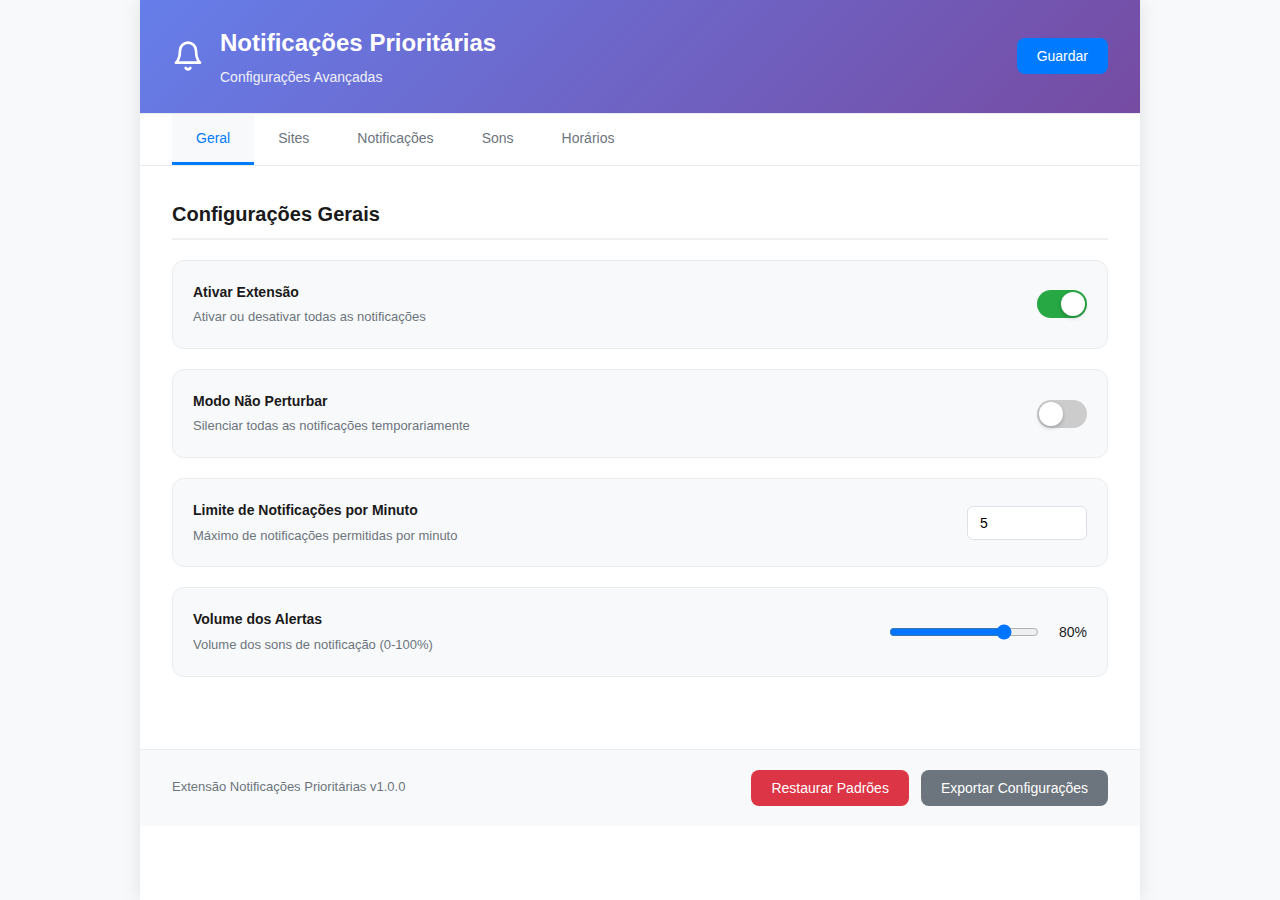
<file: chrome-priority-notifications/options.html>
<!DOCTYPE html>
<html lang="pt">
<head>
    <meta charset="UTF-8">
    <meta name="viewport" content="width=device-width, initial-scale=1.0">
    <title>Configurações - Notificações Prioritárias</title>
    <link rel="stylesheet" href="options.css">
</head>
<body>
    <div class="container">
        <!-- Cabeçalho -->
        <header class="header">
            <div class="header-content">
                <div class="logo">
                    <svg width="32" height="32" viewBox="0 0 24 24" fill="none" xmlns="http://www.w3.org/2000/svg">
                        <path d="M18 8A6 6 0 0 0 6 8c0 7-3 9-3 9h18s-3-2-3-9" stroke="currentColor" stroke-width="2" stroke-linecap="round" stroke-linejoin="round"/>
                        <path d="M13.73 21a2 2 0 0 1-3.46 0" stroke="currentColor" stroke-width="2" stroke-linecap="round" stroke-linejoin="round"/>
                    </svg>
                    <div>
                        <h1>Notificações Prioritárias</h1>
                        <p>Configurações Avançadas</p>
                    </div>
                </div>
                <div class="header-actions">
                    <button id="saveBtn" class="btn-primary">Guardar</button>
                </div>
            </div>
        </header>

        <!-- Navegação -->
        <nav class="nav-tabs">
            <button class="nav-tab active" data-tab="general">Geral</button>
            <button class="nav-tab" data-tab="sites">Sites</button>
            <button class="nav-tab" data-tab="notifications">Notificações</button>
            <button class="nav-tab" data-tab="sounds">Sons</button>
            <button class="nav-tab" data-tab="schedule">Horários</button>
        </nav>

        <!-- Conteúdo das abas -->
        <main class="main-content">
            <!-- Aba Geral -->
            <div class="tab-content active" id="general">
                <div class="section">
                    <h2>Configurações Gerais</h2>
                    
                    <div class="setting-group">
                        <div class="setting-item">
                            <div class="setting-info">
                                <label>Ativar Extensão</label>
                                <p>Ativar ou desativar todas as notificações</p>
                            </div>
                            <div class="setting-control">
                                <input type="checkbox" id="enabledToggle" class="toggle-input">
                                <label for="enabledToggle" class="toggle-label">
                                    <span class="toggle-slider"></span>
                                </label>
                            </div>
                        </div>

                        <div class="setting-item">
                            <div class="setting-info">
                                <label>Modo Não Perturbar</label>
                                <p>Silenciar todas as notificações temporariamente</p>
                            </div>
                            <div class="setting-control">
                                <input type="checkbox" id="dndToggle" class="toggle-input">
                                <label for="dndToggle" class="toggle-label">
                                    <span class="toggle-slider"></span>
                                </label>
                            </div>
                        </div>

                        <div class="setting-item">
                            <div class="setting-info">
                                <label for="maxNotifications">Limite de Notificações por Minuto</label>
                                <p>Máximo de notificações permitidas por minuto</p>
                            </div>
                            <div class="setting-control">
                                <input type="number" id="maxNotifications" min="1" max="20" value="5">
                            </div>
                        </div>

                        <div class="setting-item">
                            <div class="setting-info">
                                <label for="volume">Volume dos Alertas</label>
                                <p>Volume dos sons de notificação (0-100%)</p>
                            </div>
                            <div class="setting-control">
                                <input type="range" id="volume" min="0" max="100" value="80">
                                <span id="volumeValue">80%</span>
                            </div>
                        </div>
                    </div>
                </div>
            </div>

            <!-- Aba Sites -->
            <div class="tab-content" id="sites">
                <div class="section">
                    <div class="section-header">
                        <h2>Gestão de Sites</h2>
                        <button id="addSiteBtn" class="btn-secondary">Adicionar Site</button>
                    </div>
                    
                    <div class="sites-grid" id="sitesGrid">
                        <!-- Sites serão carregados dinamicamente -->
                    </div>
                </div>
            </div>

            <!-- Aba Notificações -->
            <div class="tab-content" id="notifications">
                <div class="section">
                    <h2>Configurações de Notificação</h2>
                    
                    <div class="setting-group">
                        <div class="setting-item">
                            <div class="setting-info">
                                <label>Notificações Persistentes</label>
                                <p>Manter notificações de alta prioridade na tela até serem fechadas</p>
                            </div>
                            <div class="setting-control">
                                <input type="checkbox" id="persistentNotifications" class="toggle-input">
                                <label for="persistentNotifications" class="toggle-label">
                                    <span class="toggle-slider"></span>
                                </label>
                            </div>
                        </div>

                        <div class="setting-item">
                            <div class="setting-info">
                                <label for="notificationDuration">Duração das Notificações</label>
                                <p>Tempo em segundos antes da notificação desaparecer automaticamente</p>
                            </div>
                            <div class="setting-control">
                                <input type="number" id="notificationDuration" min="3" max="30" value="8">
                            </div>
                        </div>

                        <div class="setting-item">
                            <div class="setting-info">
                                <label>Mostrar Contador de Mensagens</label>
                                <p>Exibir número de mensagens não lidas no ícone da extensão</p>
                            </div>
                            <div class="setting-control">
                                <input type="checkbox" id="showBadge" class="toggle-input">
                                <label for="showBadge" class="toggle-label">
                                    <span class="toggle-slider"></span>
                                </label>
                            </div>
                        </div>
                    </div>
                </div>
            </div>

            <!-- Aba Sons -->
            <div class="tab-content" id="sounds">
                <div class="section">
                    <h2>Configurações de Som</h2>
                    
                    <div class="sound-settings">
                        <div class="sound-item">
                            <div class="sound-info">
                                <h3>Som Padrão</h3>
                                <p>Som usado para notificações normais</p>
                            </div>
                            <div class="sound-controls">
                                <select id="defaultSound">
                                    <option value="notification.mp3">Notificação Padrão</option>
                                    <option value="priority-high.mp3">Prioridade Alta</option>
                                    <option value="priority-low.mp3">Prioridade Baixa</option>
                                </select>
                                <button class="btn-test" data-sound="notification.mp3">Testar</button>
                            </div>
                        </div>

                        <div class="sound-item">
                            <div class="sound-info">
                                <h3>Som de Alta Prioridade</h3>
                                <p>Som usado para notificações importantes</p>
                            </div>
                            <div class="sound-controls">
                                <select id="highPrioritySound">
                                    <option value="priority-high.mp3">Prioridade Alta</option>
                                    <option value="notification.mp3">Notificação Padrão</option>
                                    <option value="priority-low.mp3">Prioridade Baixa</option>
                                </select>
                                <button class="btn-test" data-sound="priority-high.mp3">Testar</button>
                            </div>
                        </div>

                        <div class="sound-item">
                            <div class="sound-info">
                                <h3>Som de Baixa Prioridade</h3>
                                <p>Som usado para notificações menos importantes</p>
                            </div>
                            <div class="sound-controls">
                                <select id="lowPrioritySound">
                                    <option value="priority-low.mp3">Prioridade Baixa</option>
                                    <option value="notification.mp3">Notificação Padrão</option>
                                    <option value="priority-high.mp3">Prioridade Alta</option>
                                </select>
                                <button class="btn-test" data-sound="priority-low.mp3">Testar</button>
                            </div>
                        </div>
                    </div>
                </div>
            </div>

            <!-- Aba Horários -->
            <div class="tab-content" id="schedule">
                <div class="section">
                    <h2>Horários de Funcionamento</h2>
                    
                    <div class="setting-group">
                        <div class="setting-item">
                            <div class="setting-info">
                                <label>Modo Não Perturbar Automático</label>
                                <p>Ativar automaticamente o modo silencioso em horários específicos</p>
                            </div>
                            <div class="setting-control">
                                <input type="checkbox" id="autoDoNotDisturb" class="toggle-input">
                                <label for="autoDoNotDisturb" class="toggle-label">
                                    <span class="toggle-slider"></span>
                                </label>
                            </div>
                        </div>

                        <div class="time-settings" id="timeSettings">
                            <div class="time-item">
                                <label for="dndStartTime">Início</label>
                                <input type="time" id="dndStartTime" value="22:00">
                            </div>
                            <div class="time-item">
                                <label for="dndEndTime">Fim</label>
                                <input type="time" id="dndEndTime" value="08:00">
                            </div>
                        </div>

                        <div class="days-settings">
                            <label>Dias da Semana</label>
                            <div class="days-grid">
                                <label class="day-item">
                                    <input type="checkbox" id="monday" checked>
                                    <span>Seg</span>
                                </label>
                                <label class="day-item">
                                    <input type="checkbox" id="tuesday" checked>
                                    <span>Ter</span>
                                </label>
                                <label class="day-item">
                                    <input type="checkbox" id="wednesday" checked>
                                    <span>Qua</span>
                                </label>
                                <label class="day-item">
                                    <input type="checkbox" id="thursday" checked>
                                    <span>Qui</span>
                                </label>
                                <label class="day-item">
                                    <input type="checkbox" id="friday" checked>
                                    <span>Sex</span>
                                </label>
                                <label class="day-item">
                                    <input type="checkbox" id="saturday">
                                    <span>Sáb</span>
                                </label>
                                <label class="day-item">
                                    <input type="checkbox" id="sunday">
                                    <span>Dom</span>
                                </label>
                            </div>
                        </div>
                    </div>
                </div>
            </div>
        </main>

        <!-- Rodapé -->
        <footer class="footer">
            <div class="footer-content">
                <p>Extensão Notificações Prioritárias v1.0.0</p>
                <div class="footer-actions">
                    <button id="resetBtn" class="btn-danger">Restaurar Padrões</button>
                    <button id="exportBtn" class="btn-secondary">Exportar Configurações</button>
                </div>
            </div>
        </footer>
    </div>

    <!-- Modal para Adicionar/Editar Site -->
    <div class="modal" id="siteModal">
        <div class="modal-content">
            <div class="modal-header">
                <h3 id="modalTitle">Adicionar Site</h3>
                <button class="close-btn" id="closeModalBtn">
                    <svg width="16" height="16" viewBox="0 0 24 24" fill="none" xmlns="http://www.w3.org/2000/svg">
                        <line x1="18" y1="6" x2="6" y2="18" stroke="currentColor" stroke-width="2"/>
                        <line x1="6" y1="6" x2="18" y2="18" stroke="currentColor" stroke-width="2"/>
                    </svg>
                </button>
            </div>
            <div class="modal-body">
                <div class="form-group">
                    <label for="modalSiteName">Nome do Site</label>
                    <input type="text" id="modalSiteName" placeholder="Ex: WhatsApp Web">
                </div>
                <div class="form-group">
                    <label for="modalSiteUrl">URL do Site</label>
                    <input type="url" id="modalSiteUrl" placeholder="https://web.whatsapp.com">
                </div>
                <div class="form-group">
                    <label for="modalSitePriority">Prioridade</label>
                    <select id="modalSitePriority">
                        <option value="high">Alta</option>
                        <option value="medium" selected>Média</option>
                        <option value="low">Baixa</option>
                    </select>
                </div>
                <div class="form-group">
                    <label for="modalSiteSound">Som de Notificação</label>
                    <select id="modalSiteSound">
                        <option value="notification.mp3">Notificação Padrão</option>
                        <option value="priority-high.mp3">Prioridade Alta</option>
                        <option value="priority-low.mp3">Prioridade Baixa</option>
                    </select>
                </div>
                <div class="form-group">
                    <label for="modalSiteKeywords">Palavras-chave (opcional)</label>
                    <input type="text" id="modalSiteKeywords" placeholder="urgente, importante (separadas por vírgula)">
                    <small>Apenas notificar quando a mensagem contiver estas palavras</small>
                </div>
            </div>
            <div class="modal-footer">
                <button class="btn-secondary" id="modalCancelBtn">Cancelar</button>
                <button class="btn-danger" id="modalDeleteBtn" style="display: none;">Eliminar</button>
                <button class="btn-primary" id="modalSaveBtn">Guardar</button>
            </div>
        </div>
    </div>

    <script src="options.js"></script>
</body>
</html>
</file>
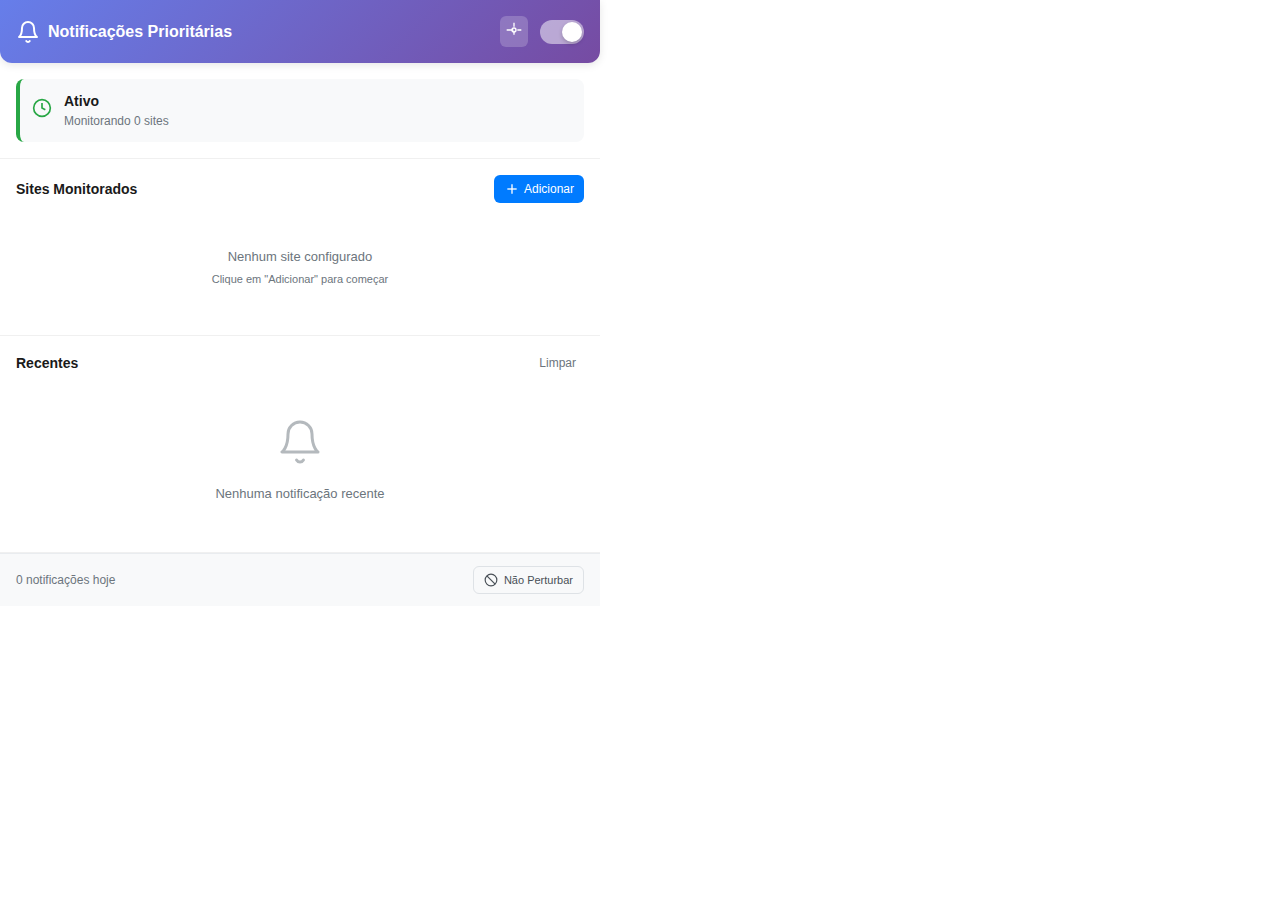
<file: chrome-priority-notifications/popup.html>
<!DOCTYPE html>
<html lang="pt">
<head>
    <meta charset="UTF-8">
    <meta name="viewport" content="width=device-width, initial-scale=1.0">
    <title>Notificações Prioritárias</title>
    <link rel="stylesheet" href="popup.css">
</head>
<body>
    <div class="container">
        <!-- Cabeçalho -->
        <header class="header">
            <div class="header-content">
                <div class="logo">
                    <svg width="24" height="24" viewBox="0 0 24 24" fill="none" xmlns="http://www.w3.org/2000/svg">
                        <path d="M18 8A6 6 0 0 0 6 8c0 7-3 9-3 9h18s-3-2-3-9" stroke="currentColor" stroke-width="2" stroke-linecap="round" stroke-linejoin="round"/>
                        <path d="M13.73 21a2 2 0 0 1-3.46 0" stroke="currentColor" stroke-width="2" stroke-linecap="round" stroke-linejoin="round"/>
                    </svg>
                    <h1>Notificações Prioritárias</h1>
                </div>
                <div class="header-controls">
                    <button id="settingsBtn" class="icon-btn" title="Configurações">
                        <svg width="16" height="16" viewBox="0 0 24 24" fill="none" xmlns="http://www.w3.org/2000/svg">
                            <circle cx="12" cy="12" r="3" stroke="currentColor" stroke-width="2"/>
                            <path d="M12 1v6m0 6v6m11-7h-6m-6 0H1" stroke="currentColor" stroke-width="2"/>
                        </svg>
                    </button>
                    <div class="toggle-container">
                        <input type="checkbox" id="masterToggle" class="toggle-input">
                        <label for="masterToggle" class="toggle-label">
                            <span class="toggle-slider"></span>
                        </label>
                    </div>
                </div>
            </div>
        </header>

        <!-- Estado Global -->
        <div class="status-section">
            <div class="status-card" id="statusCard">
                <div class="status-icon">
                    <svg width="20" height="20" viewBox="0 0 24 24" fill="none" xmlns="http://www.w3.org/2000/svg">
                        <circle cx="12" cy="12" r="10" stroke="currentColor" stroke-width="2"/>
                        <polyline points="12,6 12,12 16,14" stroke="currentColor" stroke-width="2"/>
                    </svg>
                </div>
                <div class="status-info">
                    <span class="status-text" id="statusText">Ativo</span>
                    <span class="status-detail" id="statusDetail">Monitorando 4 sites</span>
                </div>
            </div>
        </div>

        <!-- Lista de Sites -->
        <div class="sites-section">
            <div class="section-header">
                <h2>Sites Monitorados</h2>
                <button id="addSiteBtn" class="add-btn">
                    <svg width="16" height="16" viewBox="0 0 24 24" fill="none" xmlns="http://www.w3.org/2000/svg">
                        <line x1="12" y1="5" x2="12" y2="19" stroke="currentColor" stroke-width="2"/>
                        <line x1="5" y1="12" x2="19" y2="12" stroke="currentColor" stroke-width="2"/>
                    </svg>
                    Adicionar
                </button>
            </div>
            
            <div class="sites-list" id="sitesList">
                <!-- Sites serão carregados dinamicamente -->
            </div>
        </div>

        <!-- Notificações Recentes -->
        <div class="notifications-section">
            <div class="section-header">
                <h2>Recentes</h2>
                <button id="clearNotificationsBtn" class="clear-btn">Limpar</button>
            </div>
            
            <div class="notifications-list" id="notificationsList">
                <div class="empty-state">
                    <svg width="48" height="48" viewBox="0 0 24 24" fill="none" xmlns="http://www.w3.org/2000/svg">
                        <path d="M18 8A6 6 0 0 0 6 8c0 7-3 9-3 9h18s-3-2-3-9" stroke="currentColor" stroke-width="1.5" stroke-linecap="round" stroke-linejoin="round"/>
                        <path d="M13.73 21a2 2 0 0 1-3.46 0" stroke="currentColor" stroke-width="1.5" stroke-linecap="round" stroke-linejoin="round"/>
                    </svg>
                    <p>Nenhuma notificação recente</p>
                </div>
            </div>
        </div>

        <!-- Rodapé -->
        <footer class="footer">
            <div class="footer-stats">
                <span id="totalNotifications">0 notificações hoje</span>
            </div>
            <div class="footer-actions">
                <button id="doNotDisturbBtn" class="dnd-btn">
                    <svg width="14" height="14" viewBox="0 0 24 24" fill="none" xmlns="http://www.w3.org/2000/svg">
                        <circle cx="12" cy="12" r="10" stroke="currentColor" stroke-width="2"/>
                        <line x1="4.93" y1="4.93" x2="19.07" y2="19.07" stroke="currentColor" stroke-width="2"/>
                    </svg>
                    Não Perturbar
                </button>
            </div>
        </footer>
    </div>

    <!-- Modal para Adicionar Site -->
    <div class="modal" id="addSiteModal">
        <div class="modal-content">
            <div class="modal-header">
                <h3>Adicionar Site</h3>
                <button class="close-btn" id="closeModalBtn">
                    <svg width="16" height="16" viewBox="0 0 24 24" fill="none" xmlns="http://www.w3.org/2000/svg">
                        <line x1="18" y1="6" x2="6" y2="18" stroke="currentColor" stroke-width="2"/>
                        <line x1="6" y1="6" x2="18" y2="18" stroke="currentColor" stroke-width="2"/>
                    </svg>
                </button>
            </div>
            <div class="modal-body">
                <div class="form-group">
                    <label for="siteName">Nome do Site</label>
                    <input type="text" id="siteName" placeholder="Ex: WhatsApp Web">
                </div>
                <div class="form-group">
                    <label for="siteUrl">URL do Site</label>
                    <input type="url" id="siteUrl" placeholder="https://web.whatsapp.com">
                </div>
                <div class="form-group">
                    <label for="sitePriority">Prioridade</label>
                    <select id="sitePriority">
                        <option value="high">Alta</option>
                        <option value="medium" selected>Média</option>
                        <option value="low">Baixa</option>
                    </select>
                </div>
            </div>
            <div class="modal-footer">
                <button class="btn-secondary" id="cancelBtn">Cancelar</button>
                <button class="btn-primary" id="saveBtn">Adicionar</button>
            </div>
        </div>
    </div>

    <script src="popup.js"></script>
</body>
</html>
</file>
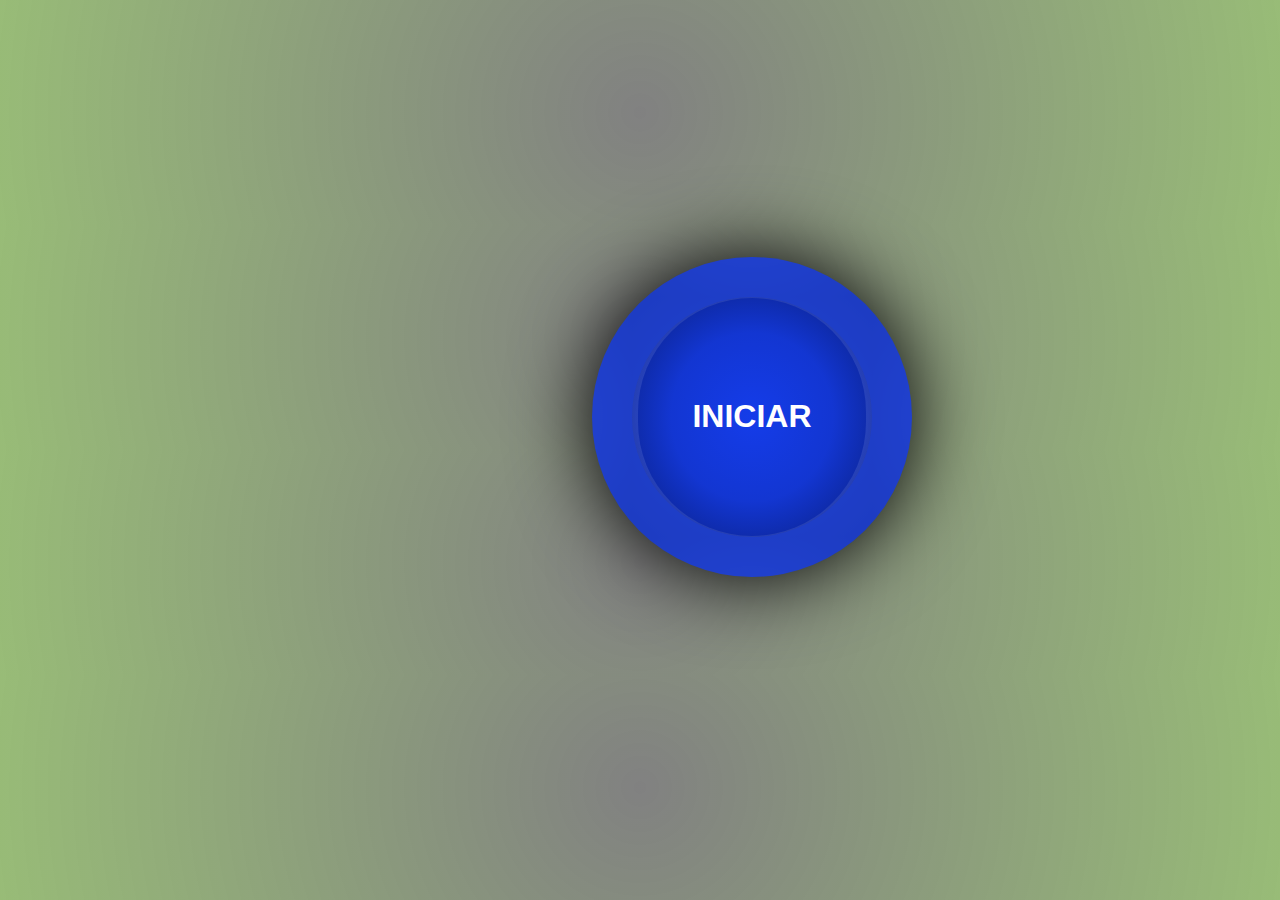
<file: portifolio/init.html>
<!DOCTYPE html>
<html lang="pt-br">
<head>
    <meta charset="UTF-8">
    <meta name="viewport" content="width=device-width, initial-scale=1.0">
    <title>Bem Vindo</title>
    <link rel="stylesheet" href="style.css">
</head>
<body><a href="home.php">
    <button>
    
    </button></a>
    
</body>
</html>
</file>
<file: portifolio/style.css>
body{
    position: relative;
    display: flex;
    justify-content: center;
    align-items: center;
    height: 25lvh;
    width: 100vw;
    margin: 0;
    padding: auto;
    background-image: radial-gradient(circle ,rgba(83, 83, 83, 0.733), rgba(62, 129, 0, 0.534));
    
}
button{
    display: block;
    width: 20rem;
    height: 20rem;
    background-image:radial-gradient(#123ae9e3 , #0e32d1da, #091e7eee);
    color: #fff;
    text-decoration: none;
    border-radius: 20rem;
    border: #1e3ecade 2.5rem solid;
    box-shadow: 0 0 5rem #000;
    margin: 10rem 0;
    transition: box-shadow 0.5s;
    cursor: pointer;
}
button::before{
    content: 'iniciar';
    display: flex;
    justify-content: center;
    align-items: center;
    width: 100%;
    height: 100%;
    font-size: 2rem;
    font-weight: bold;
    text-transform: uppercase;
    background-image: radial-gradient(#123ae9e3 , #0e32d1da, #091e7eee);
    border-radius: 20rem;
    transition: 0.5s;
}
button:hover{
    filter: brightness(1.1);
    transition: 0.2s;
    box-shadow: 0 0 4rem #d6d6d698;
}
button:hover::before{
    transform: scale(1.1);
}
a{
    display: block;
    justify-content: center;
    align-items: center;
    width: 6rem;
    height: 2rem;
    text-decoration: none;
}
</file>
<file: chrome-priority-notifications/options.css>
/* Reset e base */
* {
    margin: 0;
    padding: 0;
    box-sizing: border-box;
}

body {
    font-family: -apple-system, BlinkMacSystemFont, 'Segoe UI', Roboto, Oxygen, Ubuntu, Cantarell, sans-serif;
    font-size: 14px;
    line-height: 1.6;
    color: #1a1a1a;
    background: #f8f9fa;
    min-height: 100vh;
}

/* Container principal */
.container {
    max-width: 1000px;
    margin: 0 auto;
    background: white;
    min-height: 100vh;
    box-shadow: 0 0 20px rgba(0, 0, 0, 0.1);
}

/* Cabeçalho */
.header {
    background: linear-gradient(135deg, #667eea 0%, #764ba2 100%);
    color: white;
    padding: 24px 32px;
    border-bottom: 1px solid #e9ecef;
}

.header-content {
    display: flex;
    justify-content: space-between;
    align-items: center;
}

.logo {
    display: flex;
    align-items: center;
    gap: 16px;
}

.logo h1 {
    font-size: 24px;
    font-weight: 600;
    margin-bottom: 4px;
}

.logo p {
    font-size: 14px;
    opacity: 0.9;
}

.header-actions {
    display: flex;
    gap: 12px;
}

/* Navegação por abas */
.nav-tabs {
    display: flex;
    background: white;
    border-bottom: 1px solid #e9ecef;
    padding: 0 32px;
}

.nav-tab {
    background: none;
    border: none;
    padding: 16px 24px;
    font-size: 14px;
    font-weight: 500;
    color: #6c757d;
    cursor: pointer;
    border-bottom: 3px solid transparent;
    transition: all 0.2s;
}

.nav-tab:hover {
    color: #495057;
    background: #f8f9fa;
}

.nav-tab.active {
    color: #007bff;
    border-bottom-color: #007bff;
    background: #f8f9fa;
}

/* Conteúdo principal */
.main-content {
    padding: 32px;
    min-height: 500px;
}

.tab-content {
    display: none;
}

.tab-content.active {
    display: block;
    animation: fadeIn 0.3s ease-in;
}

@keyframes fadeIn {
    from { opacity: 0; transform: translateY(10px); }
    to { opacity: 1; transform: translateY(0); }
}

/* Seções */
.section {
    margin-bottom: 40px;
}

.section h2 {
    font-size: 20px;
    font-weight: 600;
    color: #1a1a1a;
    margin-bottom: 20px;
    padding-bottom: 8px;
    border-bottom: 2px solid #f0f0f0;
}

.section-header {
    display: flex;
    justify-content: space-between;
    align-items: center;
    margin-bottom: 24px;
}

/* Grupos de configurações */
.setting-group {
    display: flex;
    flex-direction: column;
    gap: 20px;
}

.setting-item {
    display: flex;
    justify-content: space-between;
    align-items: center;
    padding: 20px;
    background: #f8f9fa;
    border-radius: 12px;
    border: 1px solid #e9ecef;
    transition: all 0.2s;
}

.setting-item:hover {
    background: #e9ecef;
    border-color: #dee2e6;
}

.setting-info {
    flex: 1;
}

.setting-info label {
    font-weight: 600;
    color: #1a1a1a;
    display: block;
    margin-bottom: 4px;
}

.setting-info p {
    color: #6c757d;
    font-size: 13px;
}

.setting-control {
    display: flex;
    align-items: center;
    gap: 12px;
}

/* Toggle switches */
.toggle-input {
    display: none;
}

.toggle-label {
    display: block;
    width: 50px;
    height: 28px;
    background: #ccc;
    border-radius: 14px;
    cursor: pointer;
    transition: background-color 0.3s;
    position: relative;
}

.toggle-slider {
    position: absolute;
    top: 2px;
    left: 2px;
    width: 24px;
    height: 24px;
    background: white;
    border-radius: 50%;
    transition: transform 0.3s;
    box-shadow: 0 2px 4px rgba(0, 0, 0, 0.2);
}

.toggle-input:checked + .toggle-label {
    background: #28a745;
}

.toggle-input:checked + .toggle-label .toggle-slider {
    transform: translateX(22px);
}

/* Inputs */
input[type="number"],
input[type="time"],
input[type="text"],
input[type="url"],
select {
    padding: 8px 12px;
    border: 1px solid #dee2e6;
    border-radius: 6px;
    font-size: 14px;
    min-width: 120px;
    transition: border-color 0.2s;
}

input[type="number"]:focus,
input[type="time"]:focus,
input[type="text"]:focus,
input[type="url"]:focus,
select:focus {
    outline: none;
    border-color: #007bff;
    box-shadow: 0 0 0 3px rgba(0, 123, 255, 0.1);
}

input[type="range"] {
    width: 150px;
    margin-right: 8px;
}

/* Grid de sites */
.sites-grid {
    display: grid;
    grid-template-columns: repeat(auto-fill, minmax(300px, 1fr));
    gap: 20px;
}

.site-card {
    background: #f8f9fa;
    border: 1px solid #e9ecef;
    border-radius: 12px;
    padding: 20px;
    transition: all 0.2s;
    cursor: pointer;
}

.site-card:hover {
    background: #e9ecef;
    border-color: #dee2e6;
    transform: translateY(-2px);
    box-shadow: 0 4px 12px rgba(0, 0, 0, 0.1);
}

.site-card.disabled {
    opacity: 0.6;
}

.site-card-header {
    display: flex;
    justify-content: space-between;
    align-items: flex-start;
    margin-bottom: 12px;
}

.site-info h3 {
    font-size: 16px;
    font-weight: 600;
    color: #1a1a1a;
    margin-bottom: 4px;
}

.site-info p {
    font-size: 12px;
    color: #6c757d;
}

.site-priority {
    padding: 4px 8px;
    border-radius: 12px;
    font-size: 10px;
    font-weight: 600;
    text-transform: uppercase;
}

.site-priority.high {
    background: #fee;
    color: #dc3545;
}

.site-priority.medium {
    background: #fff3cd;
    color: #856404;
}

.site-priority.low {
    background: #d1ecf1;
    color: #0c5460;
}

.site-card-body {
    margin-bottom: 16px;
}

.site-card-footer {
    display: flex;
    justify-content: space-between;
    align-items: center;
}

.site-toggle {
    width: 40px;
    height: 22px;
    background: #ccc;
    border-radius: 11px;
    position: relative;
    cursor: pointer;
    transition: background-color 0.3s;
}

.site-toggle.active {
    background: #28a745;
}

.site-toggle::after {
    content: '';
    position: absolute;
    top: 2px;
    left: 2px;
    width: 18px;
    height: 18px;
    background: white;
    border-radius: 50%;
    transition: transform 0.3s;
}

.site-toggle.active::after {
    transform: translateX(18px);
}

/* Configurações de som */
.sound-settings {
    display: flex;
    flex-direction: column;
    gap: 24px;
}

.sound-item {
    display: flex;
    justify-content: space-between;
    align-items: center;
    padding: 20px;
    background: #f8f9fa;
    border-radius: 12px;
    border: 1px solid #e9ecef;
}

.sound-info h3 {
    font-size: 16px;
    font-weight: 600;
    color: #1a1a1a;
    margin-bottom: 4px;
}

.sound-info p {
    color: #6c757d;
    font-size: 13px;
}

.sound-controls {
    display: flex;
    align-items: center;
    gap: 12px;
}

.btn-test {
    background: #17a2b8;
    color: white;
    border: none;
    border-radius: 6px;
    padding: 6px 12px;
    font-size: 12px;
    cursor: pointer;
    transition: background-color 0.2s;
}

.btn-test:hover {
    background: #138496;
}

/* Configurações de tempo */
.time-settings {
    display: flex;
    gap: 20px;
    margin: 16px 0;
}

.time-item {
    display: flex;
    flex-direction: column;
    gap: 6px;
}

.time-item label {
    font-weight: 500;
    color: #1a1a1a;
    font-size: 13px;
}

.days-settings {
    margin-top: 20px;
}

.days-settings > label {
    display: block;
    font-weight: 500;
    color: #1a1a1a;
    margin-bottom: 12px;
}

.days-grid {
    display: grid;
    grid-template-columns: repeat(7, 1fr);
    gap: 8px;
}

.day-item {
    display: flex;
    flex-direction: column;
    align-items: center;
    padding: 12px 8px;
    background: #f8f9fa;
    border: 1px solid #e9ecef;
    border-radius: 8px;
    cursor: pointer;
    transition: all 0.2s;
}

.day-item:hover {
    background: #e9ecef;
}

.day-item input {
    margin-bottom: 4px;
}

.day-item span {
    font-size: 12px;
    font-weight: 500;
    color: #495057;
}

.day-item input:checked + span {
    color: #007bff;
}

/* Botões */
.btn-primary {
    background: #007bff;
    color: white;
    border: none;
    border-radius: 8px;
    padding: 10px 20px;
    font-size: 14px;
    font-weight: 500;
    cursor: pointer;
    transition: background-color 0.2s;
}

.btn-primary:hover {
    background: #0056b3;
}

.btn-secondary {
    background: #6c757d;
    color: white;
    border: none;
    border-radius: 8px;
    padding: 10px 20px;
    font-size: 14px;
    font-weight: 500;
    cursor: pointer;
    transition: background-color 0.2s;
}

.btn-secondary:hover {
    background: #5a6268;
}

.btn-danger {
    background: #dc3545;
    color: white;
    border: none;
    border-radius: 8px;
    padding: 10px 20px;
    font-size: 14px;
    font-weight: 500;
    cursor: pointer;
    transition: background-color 0.2s;
}

.btn-danger:hover {
    background: #c82333;
}

/* Rodapé */
.footer {
    background: #f8f9fa;
    border-top: 1px solid #e9ecef;
    padding: 20px 32px;
    margin-top: auto;
}

.footer-content {
    display: flex;
    justify-content: space-between;
    align-items: center;
}

.footer-content p {
    color: #6c757d;
    font-size: 13px;
}

.footer-actions {
    display: flex;
    gap: 12px;
}

/* Modal */
.modal {
    display: none;
    position: fixed;
    top: 0;
    left: 0;
    width: 100%;
    height: 100%;
    background: rgba(0, 0, 0, 0.5);
    z-index: 1000;
}

.modal.show {
    display: flex;
    align-items: center;
    justify-content: center;
}

.modal-content {
    background: white;
    border-radius: 12px;
    width: 90%;
    max-width: 500px;
    box-shadow: 0 10px 25px rgba(0, 0, 0, 0.2);
    animation: modalSlideIn 0.3s ease-out;
}

@keyframes modalSlideIn {
    from {
        opacity: 0;
        transform: translateY(-20px);
    }
    to {
        opacity: 1;
        transform: translateY(0);
    }
}

.modal-header {
    display: flex;
    justify-content: space-between;
    align-items: center;
    padding: 20px 24px;
    border-bottom: 1px solid #e9ecef;
}

.modal-header h3 {
    font-size: 18px;
    font-weight: 600;
    color: #1a1a1a;
}

.close-btn {
    background: none;
    border: none;
    color: #6c757d;
    cursor: pointer;
    padding: 4px;
    border-radius: 4px;
    transition: background-color 0.2s;
}

.close-btn:hover {
    background: #f8f9fa;
}

.modal-body {
    padding: 24px;
}

.form-group {
    margin-bottom: 20px;
}

.form-group label {
    display: block;
    margin-bottom: 8px;
    font-weight: 500;
    color: #1a1a1a;
    font-size: 14px;
}

.form-group input,
.form-group select {
    width: 100%;
    padding: 12px 16px;
    border: 1px solid #dee2e6;
    border-radius: 8px;
    font-size: 14px;
    transition: border-color 0.2s;
}

.form-group input:focus,
.form-group select:focus {
    outline: none;
    border-color: #007bff;
    box-shadow: 0 0 0 3px rgba(0, 123, 255, 0.1);
}

.form-group small {
    display: block;
    margin-top: 4px;
    color: #6c757d;
    font-size: 12px;
}

.modal-footer {
    display: flex;
    justify-content: flex-end;
    gap: 12px;
    padding: 20px 24px;
    border-top: 1px solid #e9ecef;
}

/* Responsividade */
@media (max-width: 768px) {
    .container {
        margin: 0;
        box-shadow: none;
    }
    
    .header {
        padding: 16px 20px;
    }
    
    .nav-tabs {
        padding: 0 20px;
        overflow-x: auto;
    }
    
    .main-content {
        padding: 20px;
    }
    
    .sites-grid {
        grid-template-columns: 1fr;
    }
    
    .setting-item {
        flex-direction: column;
        align-items: flex-start;
        gap: 12px;
    }
    
    .sound-item {
        flex-direction: column;
        align-items: flex-start;
        gap: 12px;
    }
    
    .time-settings {
        flex-direction: column;
        gap: 12px;
    }
    
    .days-grid {
        grid-template-columns: repeat(4, 1fr);
    }
    
    .footer-content {
        flex-direction: column;
        gap: 12px;
        text-align: center;
    }
}
</file>
<file: chrome-priority-notifications/popup.css>
/* Reset e base */
* {
    margin: 0;
    padding: 0;
    box-sizing: border-box;
}

body {
    font-family: -apple-system, BlinkMacSystemFont, 'Segoe UI', Roboto, Oxygen, Ubuntu, Cantarell, sans-serif;
    font-size: 14px;
    line-height: 1.5;
    color: #1a1a1a;
    background: #ffffff;
    width: 100%;
    min-width: 380px;
    max-width: 600px;
    min-height: 500px;
    overflow-x: hidden;
}

/* Container principal */
.container {
    display: flex;
    flex-direction: column;
    height: 100vh;
    max-height: 600px;
}

/* Cabeçalho */
.header {
    background: linear-gradient(135deg, #667eea 0%, #764ba2 100%);
    color: white;
    padding: 16px;
    border-radius: 0 0 12px 12px;
    box-shadow: 0 2px 8px rgba(0, 0, 0, 0.1);
}

.header-content {
    display: flex;
    justify-content: space-between;
    align-items: center;
}

.logo {
    display: flex;
    align-items: center;
    gap: 8px;
}

.logo h1 {
    font-size: 16px;
    font-weight: 600;
}

.header-controls {
    display: flex;
    align-items: center;
    gap: 12px;
}

.icon-btn {
    background: rgba(255, 255, 255, 0.2);
    border: none;
    border-radius: 6px;
    padding: 6px;
    color: white;
    cursor: pointer;
    transition: background-color 0.2s;
}

.icon-btn:hover {
    background: rgba(255, 255, 255, 0.3);
}

/* Toggle Switch */
.toggle-container {
    position: relative;
}

.toggle-input {
    display: none;
}

.toggle-label {
    display: block;
    width: 44px;
    height: 24px;
    background: rgba(255, 255, 255, 0.3);
    border-radius: 12px;
    cursor: pointer;
    transition: background-color 0.3s;
    position: relative;
}

.toggle-slider {
    position: absolute;
    top: 2px;
    left: 2px;
    width: 20px;
    height: 20px;
    background: white;
    border-radius: 50%;
    transition: transform 0.3s;
    box-shadow: 0 2px 4px rgba(0, 0, 0, 0.2);
}

.toggle-input:checked + .toggle-label {
    background: rgba(255, 255, 255, 0.5);
}

.toggle-input:checked + .toggle-label .toggle-slider {
    transform: translateX(20px);
}

/* Seção de Estado */
.status-section {
    padding: 16px;
    border-bottom: 1px solid #f0f0f0;
}

.status-card {
    display: flex;
    align-items: center;
    gap: 12px;
    padding: 12px;
    background: #f8f9fa;
    border-radius: 8px;
    border-left: 4px solid #28a745;
}

.status-card.inactive {
    border-left-color: #dc3545;
}

.status-card.dnd {
    border-left-color: #ffc107;
}

.status-icon {
    color: #28a745;
}

.status-card.inactive .status-icon {
    color: #dc3545;
}

.status-card.dnd .status-icon {
    color: #ffc107;
}

.status-info {
    display: flex;
    flex-direction: column;
}

.status-text {
    font-weight: 600;
    color: #1a1a1a;
}

.status-detail {
    font-size: 12px;
    color: #6c757d;
}

/* Seções */
.sites-section,
.notifications-section {
    flex: 1;
    padding: 16px;
    border-bottom: 1px solid #f0f0f0;
}

.section-header {
    display: flex;
    justify-content: space-between;
    align-items: center;
    margin-bottom: 12px;
}

.section-header h2 {
    font-size: 14px;
    font-weight: 600;
    color: #1a1a1a;
}

.add-btn {
    display: flex;
    align-items: center;
    gap: 4px;
    background: #007bff;
    color: white;
    border: none;
    border-radius: 6px;
    padding: 6px 10px;
    font-size: 12px;
    cursor: pointer;
    transition: background-color 0.2s;
}

.add-btn:hover {
    background: #0056b3;
}

.clear-btn {
    background: none;
    border: none;
    color: #6c757d;
    font-size: 12px;
    cursor: pointer;
    padding: 4px 8px;
    border-radius: 4px;
    transition: background-color 0.2s;
}

.clear-btn:hover {
    background: #f8f9fa;
}

/* Lista de Sites */
.sites-list {
    display: flex;
    flex-direction: column;
    gap: 8px;
}

.site-item {
    display: flex;
    align-items: center;
    justify-content: space-between;
    padding: 12px;
    background: #f8f9fa;
    border-radius: 8px;
    border: 1px solid #e9ecef;
    transition: all 0.2s;
}

.site-item:hover {
    background: #e9ecef;
    border-color: #dee2e6;
}

.site-item.disabled {
    opacity: 0.6;
}

.site-info {
    display: flex;
    align-items: center;
    gap: 10px;
    flex: 1;
}

.site-icon {
    width: 24px;
    height: 24px;
    border-radius: 4px;
    background: #007bff;
    display: flex;
    align-items: center;
    justify-content: center;
    color: white;
    font-size: 12px;
    font-weight: 600;
}

.site-icon.whatsapp { background: #25d366; }
.site-icon.telegram { background: #0088cc; }
.site-icon.discord { background: #5865f2; }
.site-icon.slack { background: #4a154b; }

.site-details {
    display: flex;
    flex-direction: column;
}

.site-name {
    font-weight: 500;
    color: #1a1a1a;
}

.site-status {
    font-size: 11px;
    color: #6c757d;
}

.site-priority {
    padding: 2px 6px;
    border-radius: 10px;
    font-size: 10px;
    font-weight: 500;
    text-transform: uppercase;
}

.site-priority.high {
    background: #fee;
    color: #dc3545;
}

.site-priority.medium {
    background: #fff3cd;
    color: #856404;
}

.site-priority.low {
    background: #d1ecf1;
    color: #0c5460;
}

.site-controls {
    display: flex;
    align-items: center;
    gap: 8px;
}

.site-toggle {
    width: 32px;
    height: 18px;
    background: #ccc;
    border-radius: 9px;
    position: relative;
    cursor: pointer;
    transition: background-color 0.3s;
}

.site-toggle.active {
    background: #28a745;
}

.site-toggle::after {
    content: '';
    position: absolute;
    top: 2px;
    left: 2px;
    width: 14px;
    height: 14px;
    background: white;
    border-radius: 50%;
    transition: transform 0.3s;
}

.site-toggle.active::after {
    transform: translateX(14px);
}

/* Lista de Notificações */
.notifications-list {
    max-height: 150px;
    overflow-y: auto;
}

.notification-item {
    display: flex;
    align-items: flex-start;
    gap: 10px;
    padding: 10px;
    border-radius: 6px;
    margin-bottom: 8px;
    background: #f8f9fa;
    border-left: 3px solid #007bff;
}

.notification-item.high {
    border-left-color: #dc3545;
}

.notification-item.medium {
    border-left-color: #ffc107;
}

.notification-item.low {
    border-left-color: #28a745;
}

.notification-content {
    flex: 1;
}

.notification-header {
    display: flex;
    justify-content: space-between;
    align-items: center;
    margin-bottom: 4px;
}

.notification-site {
    font-weight: 500;
    font-size: 12px;
    color: #1a1a1a;
}

.notification-time {
    font-size: 10px;
    color: #6c757d;
}

.notification-message {
    font-size: 12px;
    color: #495057;
    line-height: 1.4;
}

.empty-state {
    text-align: center;
    padding: 32px 16px;
    color: #6c757d;
}

.empty-state svg {
    margin-bottom: 12px;
    opacity: 0.5;
}

.empty-state p {
    font-size: 13px;
}

/* Rodapé */
.footer {
    padding: 12px 16px;
    background: #f8f9fa;
    border-top: 1px solid #e9ecef;
    display: flex;
    justify-content: space-between;
    align-items: center;
}

.footer-stats {
    font-size: 12px;
    color: #6c757d;
}

.dnd-btn {
    display: flex;
    align-items: center;
    gap: 6px;
    background: none;
    border: 1px solid #dee2e6;
    border-radius: 6px;
    padding: 6px 10px;
    font-size: 11px;
    color: #495057;
    cursor: pointer;
    transition: all 0.2s;
}

.dnd-btn:hover {
    background: #e9ecef;
    border-color: #adb5bd;
}

.dnd-btn.active {
    background: #ffc107;
    border-color: #ffc107;
    color: #212529;
}

/* Modal */
.modal {
    display: none;
    position: fixed;
    top: 0;
    left: 0;
    width: 100%;
    height: 100%;
    background: rgba(0, 0, 0, 0.5);
    z-index: 1000;
}

.modal.show {
    display: flex;
    align-items: center;
    justify-content: center;
}

.modal-content {
    background: white;
    border-radius: 12px;
    width: 90%;
    max-width: 400px;
    box-shadow: 0 10px 25px rgba(0, 0, 0, 0.2);
    animation: modalSlideIn 0.3s ease-out;
}

@keyframes modalSlideIn {
    from {
        opacity: 0;
        transform: translateY(-20px);
    }
    to {
        opacity: 1;
        transform: translateY(0);
    }
}

.modal-header {
    display: flex;
    justify-content: space-between;
    align-items: center;
    padding: 16px 20px;
    border-bottom: 1px solid #e9ecef;
}

.modal-header h3 {
    font-size: 16px;
    font-weight: 600;
    color: #1a1a1a;
}

.close-btn {
    background: none;
    border: none;
    color: #6c757d;
    cursor: pointer;
    padding: 4px;
    border-radius: 4px;
    transition: background-color 0.2s;
}

.close-btn:hover {
    background: #f8f9fa;
}

.modal-body {
    padding: 20px;
}

.form-group {
    margin-bottom: 16px;
}

.form-group label {
    display: block;
    margin-bottom: 6px;
    font-weight: 500;
    color: #1a1a1a;
    font-size: 13px;
}

.form-group input,
.form-group select {
    width: 100%;
    padding: 10px 12px;
    border: 1px solid #dee2e6;
    border-radius: 6px;
    font-size: 14px;
    transition: border-color 0.2s;
}

.form-group input:focus,
.form-group select:focus {
    outline: none;
    border-color: #007bff;
    box-shadow: 0 0 0 3px rgba(0, 123, 255, 0.1);
}

.modal-footer {
    display: flex;
    justify-content: flex-end;
    gap: 10px;
    padding: 16px 20px;
    border-top: 1px solid #e9ecef;
}

.btn-secondary {
    background: #6c757d;
    color: white;
    border: none;
    border-radius: 6px;
    padding: 8px 16px;
    font-size: 13px;
    cursor: pointer;
    transition: background-color 0.2s;
}

.btn-secondary:hover {
    background: #5a6268;
}

.btn-primary {
    background: #007bff;
    color: white;
    border: none;
    border-radius: 6px;
    padding: 8px 16px;
    font-size: 13px;
    cursor: pointer;
    transition: background-color 0.2s;
}

.btn-primary:hover {
    background: #0056b3;
}

/* Scrollbar personalizada */
.notifications-list::-webkit-scrollbar {
    width: 4px;
}

.notifications-list::-webkit-scrollbar-track {
    background: #f1f1f1;
    border-radius: 2px;
}

.notifications-list::-webkit-scrollbar-thumb {
    background: #c1c1c1;
    border-radius: 2px;
}

.notifications-list::-webkit-scrollbar-thumb:hover {
    background: #a8a8a8;
}

/* Animações */
.site-item,
.notification-item {
    animation: fadeInUp 0.3s ease-out;
}

@keyframes fadeInUp {
    from {
        opacity: 0;
        transform: translateY(10px);
    }
    to {
        opacity: 1;
        transform: translateY(0);
    }
}

/* Responsividade */
@media (max-width: 400px) {
    body {
        width: 100vw;
    }
    
    .container {
        max-height: 100vh;
    }
}
</file>
